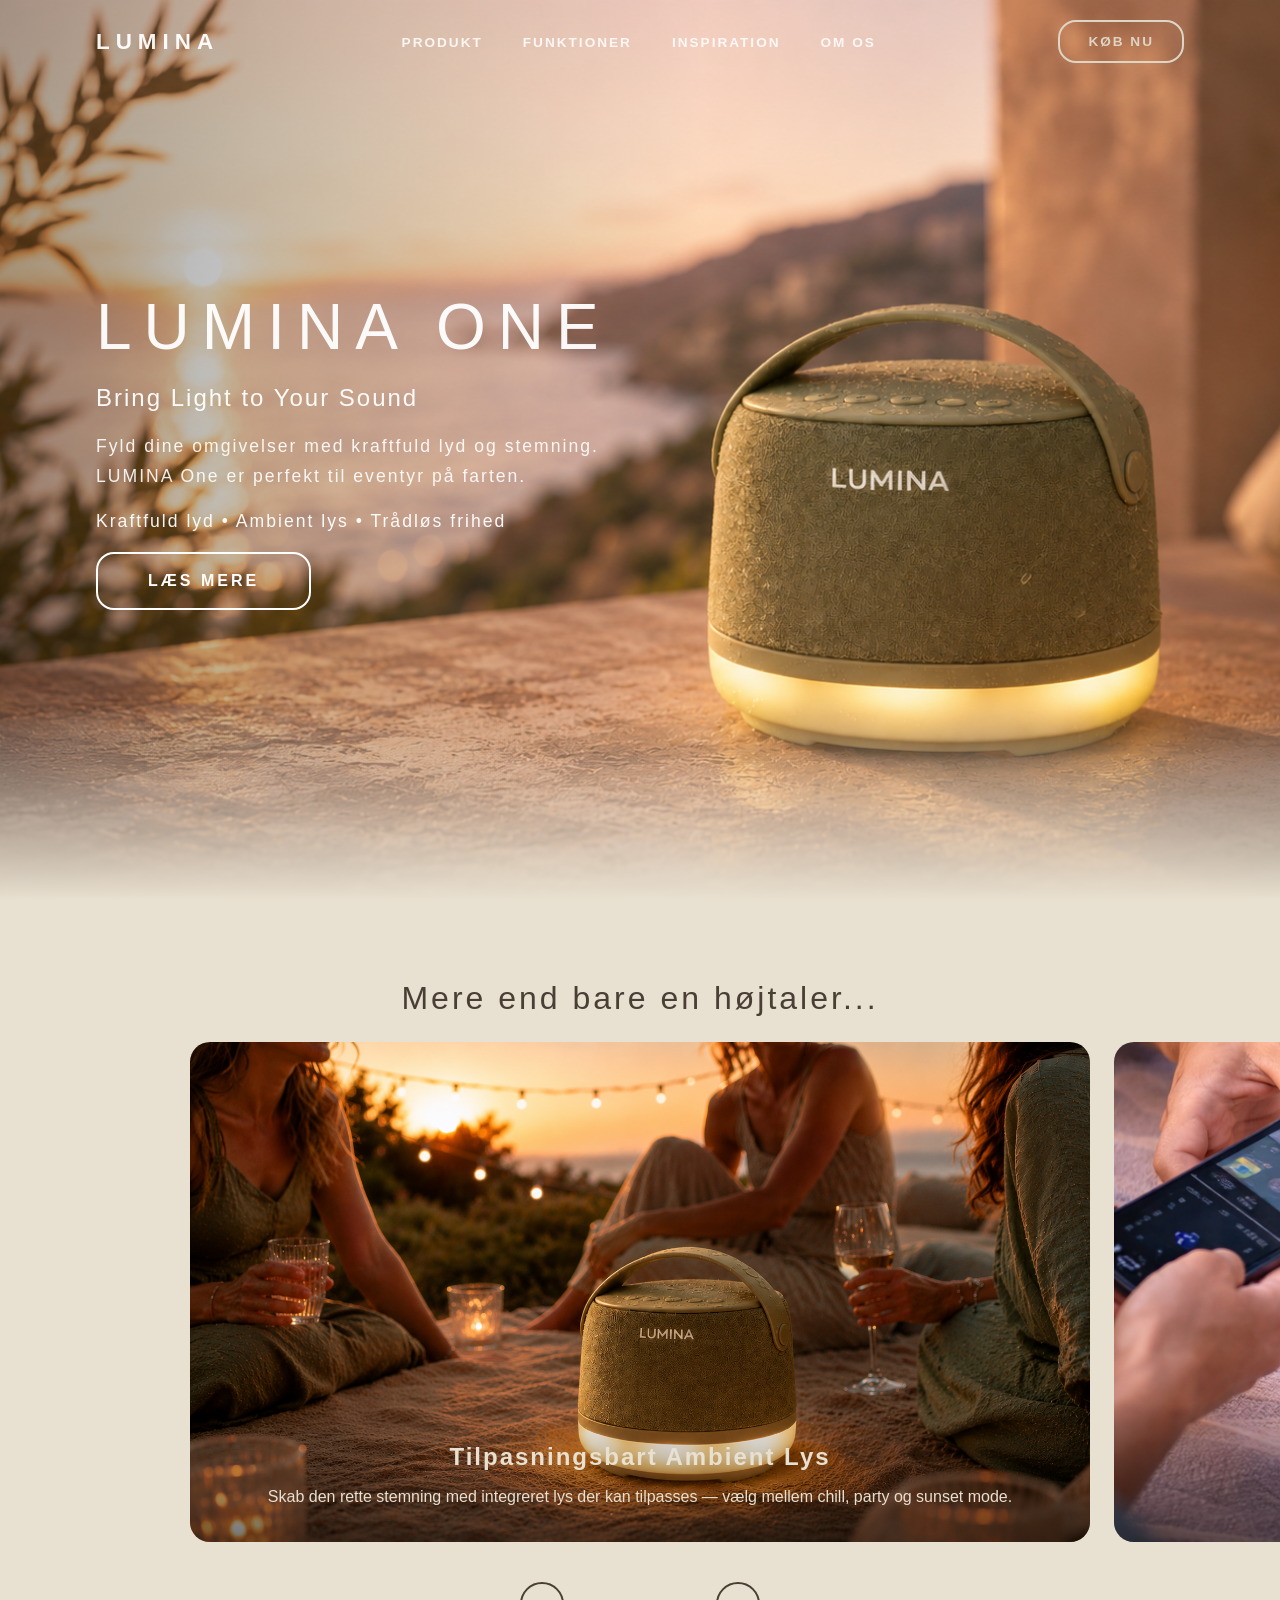
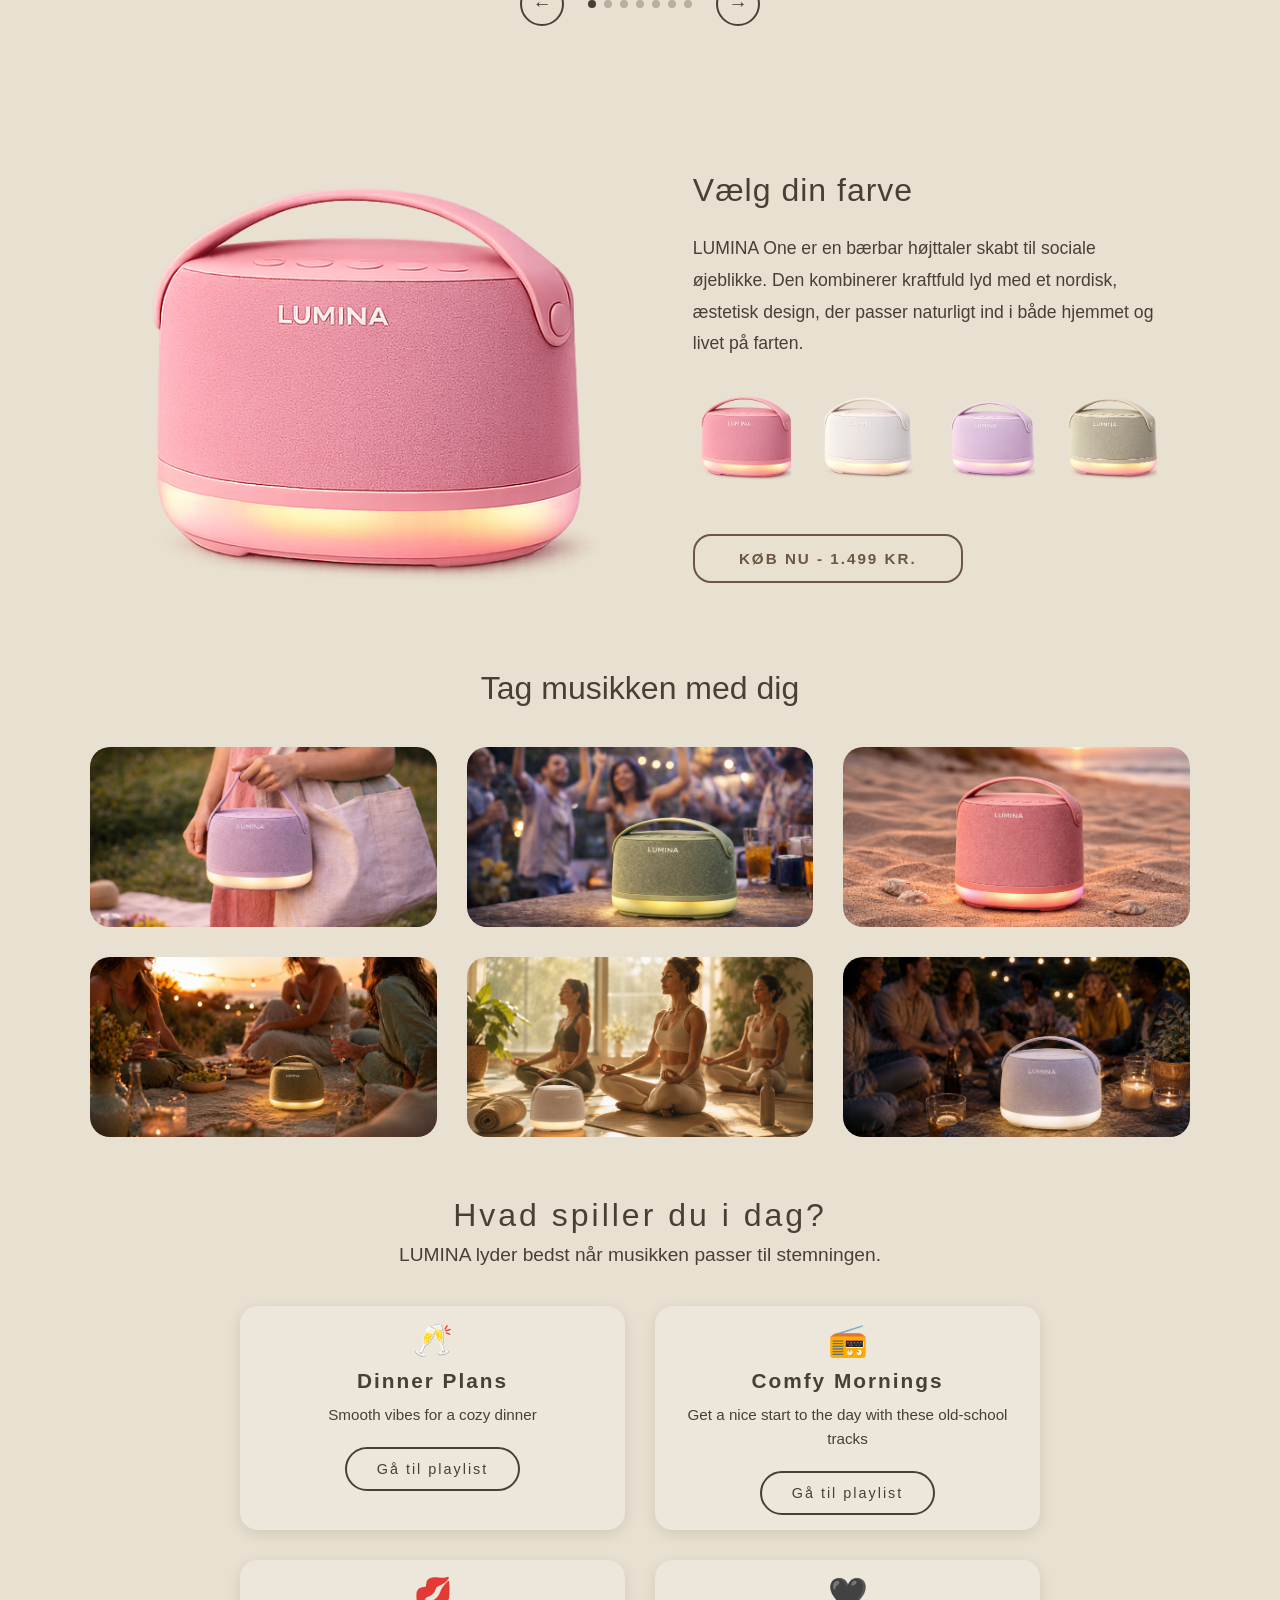
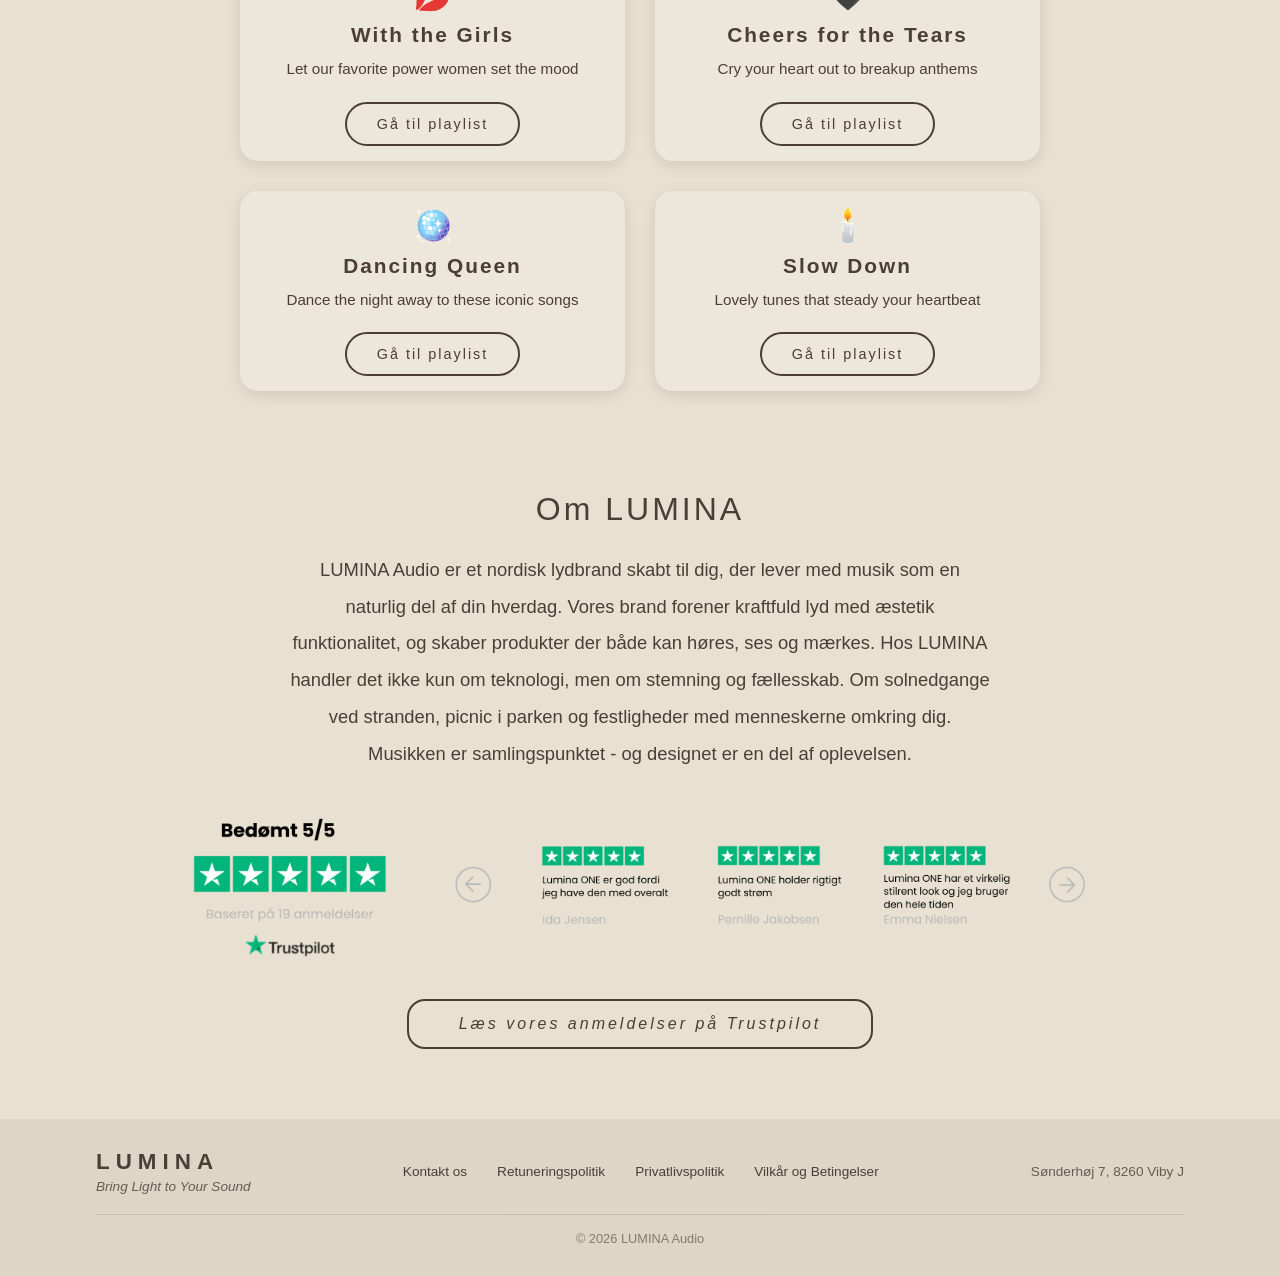
<file: index.html>
<!DOCTYPE html>
<html lang="da">
<head>
    <meta charset="UTF-8">
    <meta name="viewport" content="width=device-width, initial-scale=1.0">
    <title>LuminaAudio</title>

    <link rel="stylesheet" href="css/style.css">
    
</head>
<body>

  <!-- NAVIGATION -->
  <nav class="site-nav" id="siteNav">
    <a class="nav-logo" href="#">LUMINA</a>
    <ul class="nav-links">
        <li><a href="#produkt">PRODUKT</a></li>
        <li><a href="#funktioner">FUNKTIONER</a></li>
        <li><a href="#inspiration">INSPIRATION</a></li>
        <li><a href="#om">OM OS</a></li>
    </ul>
    <a class="nav-cta" href="#produkt">KØB NU</a>
</nav>

<!-- HERO SEKTION -->
    <header class="hero">
      <img src="img/hero-pictures/hero-sunset.png" alt="Lumina Speaker by pool" id="heroPicture">
      <figure id="heroFade"></figure> 

      <!-- Tekst ovenpå billedet -->
      <div class="heroContent">
        <h1 id="luminaOne">LUMINA ONE</h1>
        <h2 id="heroSlogan">Bring Light to Your Sound</h2>
        <p id="heroText">Fyld dine omgivelser med kraftfuld lyd og stemning.<br>
          LUMINA One er perfekt til eventyr på farten.</p>
        <p id="heroText2">Kraftfuld lyd • Ambient lys • Trådløs frihed</p>

            <button class="heroButton" id="topButtonWhite">LÆS MERE</button>

      </div>
    </header>

  <!--HIGHLIGHTS-->
  <section class="features" id="funktioner">
    <h2 id="featuresHeadline">Mere end bare en højtaler...</h2>

    <div class="highlight-wrapper">
      <div class="highlight-track">
          <!-- kortene -->  
        <div class="highlight-card">
          <img src="img/funktioner-og-settings/groupsetting-dark.png" alt="Ambient lys">
          <div class="highlight-text">
              <h3>Tilpasningsbart Ambient Lys</h3>
              <p>Skab den rette stemning med integreret lys der kan tilpasses — vælg mellem chill, party og sunset mode.</p>
          </div>
        </div>

        <div class="highlight-card">
          <img src="img/funktioner-og-settings/luminaconnect.png" alt="SocialConnect">
          <div class="highlight-text">
              <h3>Social Connect</h3>
              <p>Par din Lumina med op til 3 andre enheder.</p>
          </div>
        </div>

        <div class="highlight-card">
          <img src="img/funktioner-og-settings/pool.png" alt="Vandafvisende">
          <div class="highlight-text">
              <h3>IPX5 Vandafvisende</h3>
              <p>Tåler regn, pool-splash og stranddage uden problemer.</p>
          </div>
        </div>

        <div class="highlight-card">
          <img src="img/funktioner-og-settings/luminagreen-on-the-go.png" alt="Bærbar">
          <div class="highlight-text">
              <h3>Let & Bærbar</h3>
              <p>Kun 3 kg og nem at tage med i den medfølgende tote bag. Fra hjemmet til stranden på ingen tid.</p>
          </div>
        </div>

        <div class="highlight-card">
          <img src="img/funktioner-og-settings/luminaparty.png" alt="Kraftig lyd">
          <div class="highlight-text">
              <h3>Kraftig Lyd</h3>
              <p>Op til 100 dB — nok til at fylde et udendørs rum uden at være overvældende.</p>
          </div>
        </div>

        <div class="highlight-card">
          <img src="img/funktioner-og-settings/groupsetting-light.png" alt="Batteritid">
          <div class="highlight-text">
              <h3>Strømvarighed - 18 Timer</h3>
              <p>Spil musik hele dagen og aftenen uden stress over opladning. Hurtig USB-C opladning.</p>
          </div>
        </div>

        <div class="highlight-card">
          <img src="img/funktioner-og-settings/pinkluminabeachpicnic.png" alt="Bluetooth">
          <div class="highlight-text">
              <h3>Bluetooth 5.3 & AUX</h3>
              <p>Nem og stabil tilslutning via Bluetooth 5.3 eller AUX-indgang — kompatibel med alle dine enheder.</p>
          </div>
        </div>

      </div>
    </div>

    <!-- Pile og indikator -->
    <div class="highlight-nav">
        <button class="highlight-prev" id="highlightPrev">←</button>
        <div class="highlight-dots" id="highlightDots"></div>
        <button class="highlight-next" id="highlightNext">→</button>
    </div>
  </section>

<!-- PRODUKTET & COLORWAYS -->
<article class="productBrowse" id="produkt">
    <!-- Venstre side: stort produktbillede -->
    <img src="img/colorways/luminapink.png" alt="Lumina One" id="productPicture">

    <!-- Højre side: tekst, farver og knap -->
    <div class="productInfo">
        <h2 class="productTitle">Vælg din farve</h2>
        <p class="productDescription">LUMINA One er en bærbar højttaler skabt til sociale 
        øjeblikke. Den kombinerer kraftfuld lyd med et nordisk, æstetisk design, 
        der passer naturligt ind i både hjemmet og livet på farten.</p>
      
        <!-- Farveknapper -->
        <div class="productColor"> 
          <div class="colorOption"> 
            <img src="img/colorways/luminapink.png" alt="Dusty Rose">
            <p class="colorName">Dusty Rose</p>
        </div>
        <div class="colorOption"> 
          <img src="img/colorways/luminahvid.png" alt="Moonlight White">
          <p class="colorName">Moonlight White</p>
        </div>
        <div class="colorOption"> 
          <img src="img/colorways/luminalilla.png" alt="Lavender Mist">
          <p class="colorName">Lavender Mist</p>
        </div>
        <div class="colorOption"> 
          <img src="img/colorways/luminagrøn.png" alt="Sage Green">
          <p class="colorName">Sage Green</p>
        </div>
    </div>

    <!-- Køb knap -->
    <button class="productButton">KØB NU - 1.499 KR.</button>
  </div>

</article>

<!-- INSPO SEKTION -->
    <section class="inspo" id="inspiration">
      <h2 id="inspoHeadline">Tag musikken med dig</h2>

      <figure class="inspoPlaces">
        <img src="img/funktioner-og-settings/lumina-handel.png" alt="Lumina Speaker">
        <img src="img/funktioner-og-settings/luminaparty.png" alt="Lumina Speaker">
        <img src="img/funktioner-og-settings/pinkluminabeach.png" alt="Lumina Speaker">
        <img src="img/funktioner-og-settings/picnic.png" alt="Lumina Speaker">
        <img src="img/funktioner-og-settings/yoga.png" alt="Lumina Speaker">
        <img src="img/funktioner-og-settings/luminawhite-party.png" alt="Lumina Speaker">
      </figure>
    </section>

<!--PLAYLISTER-->
    <section class="playlister">
      <h2 id="playlistHeadline">Hvad spiller du i dag?</h2>
      <p id="playlistSubtitle">LUMINA lyder bedst når musikken passer til stemningen.</p>
      <div id="playlist-container"></div>
    </section>
    

<!-- OM VIRKSOMHEDEN -->
    <aside id="om">
      <h2 class="omHeadline">Om LUMINA</h2>
      <p>LUMINA Audio er et nordisk lydbrand skabt til dig, der lever med musik som en naturlig del af din hverdag. 
        Vores brand forener kraftfuld lyd med æstetik funktionalitet, og skaber produkter der både kan høres, ses og mærkes. Hos LUMINA handler det ikke kun om teknologi, men om stemning og fællesskab. Om solnedgange ved stranden, picnic i parken og festligheder med menneskerne omkring dig. 
        Musikken er samlingspunktet - og designet er en del af oplevelsen.</p>

      <img id="anmeldelser-billede" src="img/trustpilot.png" alt="trustpilot anmeldelser">

      <button class="anmeldelserKnap">Læs vores anmeldelser på Trustpilot</button>
    </aside>

<!-- FOOTER -->
    <footer class="site-footer">
      <div class="footer-inner">
          <div class="footer-brand">
              <p class="footer-logo">LUMINA</p>
              <p class="footer-tagline">Bring Light to Your Sound</p>
          </div>

          <ul class="footer-links">
              <li>Kontakt os</li>
              <li>Retuneringspolitik</li>
              <li>Privatlivspolitik</li>
              <li>Vilkår og Betingelser</li>
          </ul>

          <p class="footer-address">Sønderhøj 7, 8260 Viby J</p>
      </div>

      <p class="footer-bottom">© 2026 LUMINA Audio</p>
    </footer>
      
<!-- Script linkes nederst i body, så HTML er loadet før JS kører -->
    <script src="js/script.js"></script>

  </body>
  </html>
</file>
<file: css/style.css>
/* --------------------------- */
/* CUSTOM PROPERTIES*/
/* --------------------------- */
:root{
--color-bg: #E8E0D0;  /* baggrund */
--color-bg-alt: #DDD5C5;  /* til footer og sektioner */
--color-text: #4A3F35;
--color-accent: #7A6A5A;  /* accent — bruges til at fremhæve */
--color-button: #6B5744;
--color-button-hover: #3D2E22;
--color-nav: #DDD5C5; /* Nav bar baggrund ved scroll */
}
      /* "*" er en universel selector = gælder for alle elementer på siden*/
      * { 
        margin: 0;  
        padding: 0;
         /*Fjerner default margin/padding på alle elementer.*/
        box-sizing: border-box;
      }

      /*Fælles styling for alle elementer i body dvs. næsten hele koden*/
      body {
        font-family: 'Montserrat', sans-serif; 
        color: var(--color-text);
        background-color: var(--color-bg); /* startfarve */
      }
/* --------------------------- */
/* HERO SEKTIONEN */
/* --------------------------- */
      .hero{
        position: relative;  /* position: relative; = Gør at logoet kan placeres ovenpå */
        height: 100vh;
        overflow: hidden; /* Skjuler alt der går udenfor containeren */
        display: flex;
        align-items: center;

      /* --------------------------- */
      /* Hero billedet */
      }
      #heroPicture{
        position: absolute;
        top: 0;
        left: 0;
        width: 100%;
        height: 100%;
        object-fit: cover;    /* object-fit: cover; = Gør billedet fylder hele området, fra cover til cover, uden at blive mast */
        display: block;  /* Fjerner inline-block whitespace under billeder */
      }
      #heroFade {
        position: absolute;
        bottom: 0;
        width: 100%;
        height: 200px;
        pointer-events: none;  /* så man stadig kan klikke igennem */
        z-index: 1;
        background: linear-gradient(to bottom, transparent, var(--color-bg));
      }
      /* Mørk gradient på venstre side så tekst er læsbar */
      .hero::before {
        content: "";
        position: absolute;
        top: 0;
        left: 0;
        width: 55%;
        height: 100%;
        background: linear-gradient(to right, rgba(0,0,0,0.35), transparent);
        z-index: 1;
        pointer-events: none;
      }

      /* heroContent skal ligge over gradienten */
      .heroContent {
        position: relative;
        z-index: 2;
        padding-left: 7.5%;
        display: flex;
        flex-direction: column;
        gap: 20px;
      }

      /* --------------------------- */
      /* Overskrift */
      #luminaOne{
        font-size: 4rem;
        letter-spacing: 12px;
        font-weight: 400;
        color: rgba(255, 255, 255, 0.952);
      }
      /* --------------------------- */
      /* Hero tekst */
      #heroSlogan{
        font-size: 1.5rem;
        letter-spacing: 2px;
        font-weight: 100;
        color: rgba(255, 255, 255, 0.952);
      }

      #heroText {
        font-size: 1.1rem;
        letter-spacing: 2px;
        line-height: 1.7;
        font-weight: 50;
        color: rgba(255, 255, 255, 0.9);
      }
      #heroText2 {
        font-size: 1.1rem;
        letter-spacing: 2px;
        font-weight: 100;
        color: rgba(255, 255, 255, 0.952);
      }
      /* --------------------------- */
      /* Hero knapper */
      #topButtonWhite {
        padding: 18px 50px;
        font-size: 1rem;
        font-weight: 700;
        letter-spacing: 3px;
        background-color: transparent; /* gennemsigtig baggrund */
        color: white;
        border: 2px solid white; /* hvid kant */
        border-radius: 18px;
        cursor: pointer;
        transition: 0.3s ease;
        width: fit-content;
      }
      /* --------------------------- */
      /* Hover effekt på hero knapper */
      .heroButton:hover {               /* giver kanppen bevægelse "hover" når mussen bevæger sig over den */
        background-color: var(--color-button-hover);  /* Når knappen bevæger sig ændres baggrundsfarven */
        transform: scale(1.05);  
      }

/* --------------------------- */
/* PRODUKT SEKTIONEN MED FARVER */
/* --------------------------- */
      .productBrowse {
        padding: 80px 8%; /* Laver plads omkring hele sektionen: 80px top/bund, 8% venstre/højre */
        display: flex; /* Flexbox frem for grid */
        flex-direction: row; /* Billede og colorways side om side */
        justify-content: center;
        align-items: center; /* Vertikal centrering */
        gap: 80px; /* Afstand mellem billede og colorways */
        max-width: 1200px;
        margin: 0 auto;
      }
/* --------------------------- */
/* Hovedbillede */
      #productPicture {
        width: 50%;
        max-width: 550px; /* Max bredde */
        height: auto;  /* Bevarer proportioner */
        display: block;  /* Fjerner inline-block whitespace */
      }
/* --------------------------- */
/* Højre kolonne med al tekst og farver */
      .productInfo {
        display: flex;
        flex-direction: column;
        gap: 24px;
        flex: 1;
      }
      .productTitle {
        font-size: 2rem;
        font-weight: 500;
        letter-spacing: 1px;
        color: var(--color-text);
      }
      .productDescription {
        font-size: 1.1rem;
        line-height: 1.8;
        color: var(--color-text);
        max-width: 480px;
      }
/* --------------------------- */
/* Layout for colorways - nu lodret kolonne*/
      .productColor {
        display: flex; /* Flexbox frem for grid */
        flex-direction: row;     /* Farver på række */
        gap: 16px; /* Laver 16px mellem hver farveboks */
      }
/* --------------------------- */
/* Wrapper omkring hvert billede */
      .colorOption {
        display: flex;
        flex-direction: column;
        align-items: center;
        border-radius: 12px; /* fast radius */
        background-color: transparent; /* start uden farve */
        border: 2px solid transparent;
        padding: 6px; /* fast padding, ikke på hover */
        cursor: pointer;
        transition: border 0.3s ease;
      }
/* --------------------------- */
/* Valgt farve får grøn border */
      .colorOption.active {
        border: 2px solid var(--color-text);
      }
      .colorOption img {
        width: 90px;
        height: 90px;
        object-fit: cover;
        border-radius: 8px;
        transition: transform 0.3s ease;
      }
    /* --------------------------- */
      .colorOption:hover img {
        transform: scale(1.08);
      }
    /* --------------------------- */
     .colorName {
        margin-top: 6px;
        font-size: 0.75rem;
        font-style: italic;
        opacity: 0;
        transform: translateY(6px);
        transition: opacity 0.3s ease, transform 0.3s ease;
        color: var(--color-text);
      }
    /* --------------------------- */
      .colorOption:hover .colorName,
      .colorOption.active .colorName {
        opacity: 1;
        transform: translateY(0);
      }
/* --------------------------- */
/* KØB NU knap */
      .productButton {
        display: inline-block;
        padding: 14px 35px;
        background-color: transparent;
        color: var(--color-button);
        font-size: 0.95rem;
        font-weight: 700;
        letter-spacing: 2px;
        border: 2px solid var(--color-button);
        border-radius: 18px;
        cursor: pointer;
        transition: background-color 0.3s ease, transform 0.3s ease;
        max-width: 270px;
      }
      .productButton:hover {
        background-color: var(--color-button);
        color: white;
        transform: scale(1.03);
      }

/* --------------------------- */
/* PRODUKT HIGHLIGHTS SEKTION */
/* --------------------------- */

      .features {
        padding: 80px 8% 60px 8%;  /* ekstra luft i bunden */
        text-align: center; /* OBS SKAL MÅSKE ÆNDRES "LEFT"*/
      }
      #featuresHeadline{
        font-size: 2rem;
        letter-spacing: 3px;
        margin-bottom: 25px; /* Afstand under overskrift */
        color: var(--color-text);
        font-weight: 500;
      }
      .highlight-wrapper{ /* Wrapper der skjuler kortene der ikke vises */
        max-width: 900px; /* max bredde på grid */
        margin: 0 auto;  /* centrerer grid horisontalt */
        overflow: visible; /* Vis det næste kort i siden */
          /* Luft på siderne så nabokortene er synlige */
      }
  /* Track der indeholder alle kortene på en linje */
      .highlight-track {
        display: flex;  /* Alle kort på en vandret linje */
        gap: 24px;
        transition: transform 0.6s cubic-bezier(0.25, 0.46, 0.45, 0.94); /* Glat animation */
      }
/* hver enkelt card */
      .highlight-card {
        min-width: 100%;  /* Hvert card fylder hele wrapperen */
        display: flex;
        flex-direction: column;
        align-items: center;
        gap: 30px;
        position: relative; /* Gør at teksten kan placeres absolut inden i kortet */
      }

      .highlight-card img {
        width: 100%;  
        max-height: 500px;
        object-fit: cover;
        border-radius: 20px;
      }

      .highlight-text { 
        position: absolute;/* Løfter teksten ud af normal flow */
        bottom: 0; /* Placerer den i bunden */
        top: auto;
        left: 0;
        right: 0;
        padding: 40px 30px 30px 30px;
        text-align: center;
        background: linear-gradient(to bottom, transparent, rgba(0,0,0,0.55));
        border-radius: 0 0 20px 20px;  /* Matcher billedets border-radius i bunden */
        display: block;
      }

      .highlight-text h3 {
        font-size: 1.5rem;
        font-weight: 300;
        letter-spacing: 2px;
        margin-bottom: 12px;
        color: var(--color-bg);
        font-weight: 600;
      }
      .highlight-text p {
        font-size: 1rem;
        line-height: 1.8;
        color: var(--color-bg);
        opacity: 1; /* Fjern den gamle opacity — farven styrer gennemsigtighed nu */
        font-weight: 500;
      }

/* Navigation med pile og dots */
      .highlight-nav {
        display: flex;
        align-items: center;
        justify-content: center; /* Centrerer hele nav-baren horisontalt */
        gap: 24px;
        margin-top: 40px;
      }

  /* Pile */
      .highlight-prev,
      .highlight-next { /* samme selector på begge så de deler styling */
        background: transparent;
        border: 2px solid var(--color-text);
        color: var(--color-text); /* Pil-ikonet får tekstfarven */
        font-size: 1.2rem; /* Størrelse på pile-symbolet */
        width: 44px;
        height: 44px;
        border-radius: 50%;
        cursor: pointer;
        transition: background-color 0.3s ease, color 0.3s ease;
        display: flex;
        align-items: center;
        justify-content: center;
      }

      .highlight-prev:hover,
      .highlight-next:hover {
        background-color: var(--color-text);
        color: var(--color-bg); /* Pil-symbolet skifter til baggrundsfarven */
      }

/* Dots-containeren — holder alle dots på en linje */
      .highlight-dots {
        display: flex; /* Dots på en vandret linje */
        gap: 8px;
      }
/* En enkelt dot */
      .dot {
        width: 8px; /* Fast størrelse — gør den kvadratisk... */
        height: 8px;
        border-radius: 50%; /* ...og border-radius: 50% gør den rund */
        background-color: var(--color-text);
        opacity: 0.3;
        transition: opacity 0.3s ease; /* Glat overgang når dot bliver aktiv */
        cursor: pointer; /* Klikbar */
      }
/* Den aktive dot — det kort der vises lige nu */
      .dot.active {
        opacity: 1; /* Fuld synlighed på den aktive dot */
      }

/* --------------------------- */
/* INSPO SEKTIONEN */
/* --------------------------- */
      #inspoHeadline{
        font-size: 2rem;
        margin-bottom: 40px;
        text-align: center;
        font-weight: 500;
      }
      .inspoPlaces{ /* Grid layout for billederne */
        display: grid;
        grid-template-columns: repeat(3, 1fr); /* 3 billeder pr række */
        gap: 30px;
        max-width: 1100px;
        margin: 0 auto;
      }
      .inspoPlaces img { /* Styling af billederne */
        width: 100%;
        height: 180px;           /* Ens højde */
        object-fit: cover;       /* beskærer billedet pænt */
        border-radius: 20px;
        transition: 0.3s ease;   /* timing function (smooth hover animation)*/
      }
      .inspoPlaces img:hover {  /* bevægelses function */
        transform: scale(1.03); /* skaleringen af funktionen */
      }

/* ---------------------------------------- */
/* PLAYLISTE SEKTIONEN */
/* ---------------------------------------- */
      .playlister { /* layout af selve sektionen med overskrift og kort */
        padding: 60px 15%;
        text-align: center;
      }
      #playlistHeadline { /* Styling af overskrift*/
        font-size: 2rem;
        letter-spacing: 3px;
        margin-bottom: 10px;
        font-weight: 500;
      }
      #playlistSubtitle { /* Styling af brødtekst*/
        font-size: 1.2rem;
        margin-bottom: 40px;
      }
      #playlist-container { /* Grid layout - viser kortene i 2 kolonner */
        display: grid;
        grid-template-columns: 1fr 1fr;
        gap: 30px;
        max-width: 800px;
        margin: 0 auto;
      }
      .playlist-kort { /* Sytling af kortet */
        background: rgba(255, 255, 255, 0.2);
        border-radius: 18px;
        padding: 15px;
        cursor: pointer;
        transition: 0.3s ease;
        box-shadow: 0 4px 15px rgba(0,0,0,0.1);  /* skygge som på features */
      }
      .playlist-kort:hover { /* Hover effekt på kortet */
        transform: scale(1.03);
        background: var(--color-bg-alt);
      }
      .playlist-emoji { /* Emojien øverst på kortet */
        font-size: 2rem;
        display: block;
        margin-bottom: 10px;
      }
      .playlist-kort h3 { /* Playlist navn */
        font-size: 1.3rem;
        letter-spacing: 2px;
        margin-bottom: 10px;
        color: var(--color-text);
        font-weight: 570;
      }
      .playlist-kort p { /* Stemning teksten */
        font-size: 0.95rem;
        line-height: 1.6;
        margin-bottom: 20px;
        color: var(--color-text);
      }
      .playlist-knap { /* Knappen på kortet */
        padding: 12px 30px;
        background-color: transparent;
        border: 2px solid var(--color-text);
        color: var(--color-text);
        border-radius: 55px;
        font-size: 0.9rem;
        font-weight: 500;
        letter-spacing: 2px;
        cursor: pointer;
        transition: 0.3s ease;
      }
      .playlist-knap:hover {
        background-color: transparent;
        color: var(--color-text);
      }

/* --------------------------- */
/* OMKRING LUMINA SEKSIONEN */
/* --------------------------- */
      #om{
        padding: 40px 15%;
        text-align: center;
      }
      .omHeadline {
        font-size: 2rem;
        font-weight: 500;
        letter-spacing: 3px;
        text-align: center;
        margin-bottom: 24px;
        color: var(--color-text);
      }
      #om p{
        max-width: 700px;  /* Max bredde for læsbarhed */
        font-size: 1.15rem;
        line-height: 2;
        margin: auto;
        margin-bottom: 20px;
        text-align: center; 
      }
      .anmeldelserKnap {
        display: block;   /* blokerer knap og gør margin auto virker */
        margin: 40px auto 30px auto; /* afstand til andre elementer */
        padding: 14px 50px;     /* Afgør bredde og højde på former i pixels */
        font-size: 1rem;
        font-style: italic;
        letter-spacing: 3px;
        background-color: transparent;
        color: var(--color-text);
        border: 2px solid var(--color-text);
        border-radius: 18px;    /* Afrunding/radios på hjørner. Kan også laves med % og flere tal, hvis man vil have en kompliceret form med flere vinkler/afrundinger */
        cursor: pointer;      /* Musens markør bliver til en hånd (klik-ikon), når man holder den over elementet */
        transition: 0.3s ease;      /* Transformationen/animationen af knappen tager 3 milisekunder og "ease" er en timing function = bestemmer bevægelsens tempo-kurve*/
      }
      #anmeldelser-billede{
        width: 100%;
        margin-top: 40px;
        height: auto;       /* Bevarer proportioner */
        display: block;    /* Fjerner inline-block whitespace */
      }
      .anmeldelserKnap:hover {               /* giver kanppen bevægelse "hover" når mussen bevæger sig over den */
        background-color: var(--color-button-hover);  /* Når knappen bevæger sig ændres baggrundsfarven */
        transform: scale(1.05);     /* transformere knappen ved at scalere den 1.05 gang = den bliver 5% større */
      }
      
/* --------------------------- */
/* FOOTER */
/* --------------------------- */
    /* footer boksen/farven */
      .site-footer {
        background-color: var(--color-bg-alt);
        color: var(--color-text);
        padding: 30px 7.5%;
      }
    /* footer layout */
        .footer-inner {
        display: flex;
        justify-content: space-between;
        align-items: center;
        max-width: 1100px; /* juster bredden */
        margin: 0 auto 20px auto;   /* centrer indholdet */
      }
      .footer-brand {
        display: flex;
        flex-direction: column;
        gap: 4px;
      }
    /* Brand-logo i footer */
      .footer-logo {
        font-size: 1.4rem;
        font-weight: 700;
        letter-spacing: 6px;
      }
      /* Footer tagline/slogan */
      .footer-tagline {
        font-style: italic;
        font-size: 0.85rem;
        opacity: 0.8;
      }
      /* De 4 links i footeren */
      .footer-links {
        list-style: none;
        display: flex;
        flex-direction: row;
        gap: 30px;
        padding: 0;
        margin: 0;
      }
      .footer-links li { 
        font-size: 0.85rem;
        cursor: pointer;  /* ligger de 4 links på én vandret linje */
        transition: opacity 0.2s ease;
      }
      .footer-links li:hover {
        opacity: 0.5;
      }

      .footer-address {
        font-size: 0.85rem;
        opacity: 0.8;
      }
      .footer-bottom { /* © 2025 LUMINA Audio */
        text-align: center;
        font-size: 0.8rem;
        opacity: 0.6;
        padding-top: 16px;
        border-top: 1px solid rgba(77, 96, 73, 0.3);
        max-width: 1100px;
        margin: 0 auto;
      }

/* --------------------------- */
/* NAVIGATION */
/* --------------------------- */
      .site-nav { /* Selve nav-baren — transparent over hero, fylder hele bredden */
        position: fixed; /* Forbliver øverst mens man scroller */
        top: 0;
        left: 0;
        width: 100%;
        z-index: 100; /* Ligger ovenpå alt andet på siden */
        display: flex; /* Flexbox: logo, links og knap på én linje */
        align-items: center;/* Vertikal centrering af alle elementer */
        justify-content: space-between; /* Logo til venstre, knap til højre */
        padding: 20px 7.5%; /* Samme vandrette margin som hero-tekst */
        background-color: transparent; /* Usynlig over hero-billedet */
        transition: background-color 0.4s ease, padding 0.4s ease;
      }
      .site-nav.scrolled { /* Når JS tilføjer klassen .scrolled, får nav en baggrund */
        background-color: var(--color-nav); /* Sidefarve næsten uigennemsigtig */
        padding: 12px 7.5%; /* Bliver lidt smallere når man scroller */
        box-shadow: 0 2px 12px rgba(0, 0, 0, 0.08);
      }
      .nav-logo { /* Logo-teksten i venstre hjørne*/
        font-size: 1.4rem;
        font-weight: 700;
        letter-spacing: 6px;
        color: rgba(255, 255, 255, 0.95); /* Hvid over hero */
        text-decoration: none;
        transition: color 0.4s ease;
      }
      .site-nav.scrolled .nav-logo { /* Logo skifter farve når nav er scrollet ned */
        color: var(--color-text);    /* Din primære tekstfarve */
      }
      .nav-links { /* Listen med links — læg dem på en linje */
        display: flex; /* Links på en vandret linje */
        gap: 40px; /* Afstand mellem hvert link */
        list-style: none; /* Fjerner standard bullets */
      }
      .nav-links a { /* Selve link-teksterne */
        text-decoration: none;
        font-size: 0.85rem;
        font-weight: 600;
        letter-spacing: 2px;
        color: rgba(255, 255, 255, 0.85); /* Hvid over hero */
        transition: color 0.3s ease;
      }
      
      .site-nav.scrolled .nav-links a { /* Links skifter farve når scrolled */
        color: var(--color-text);
      }
      .nav-links a:hover { /* Hover effekt på links */
        color: var(--color-button); 
      }

      .site-nav.scrolled .nav-cta {
        color: var(--color-text);
        border-color: var(--color-text)
      }
      .nav-cta:hover {
        background-color: var(--color-bg-alt);
        transform: scale(1.05);
      }
      .nav-cta { /* KØB NU knappen i nav */
        text-decoration: none;
        font-size: 0.85rem;
        font-weight: 700;
        letter-spacing: 2px;
        padding: 12px 28px;
        background-color: transparent;
        color: var(--color-bg-alt);
        border: 2px solid var(--color-bg-alt);
        border-radius: 18px;
        cursor: pointer;
        transition: background-color 0.3s ease, transform 0.3s ease;
      }
</file>
